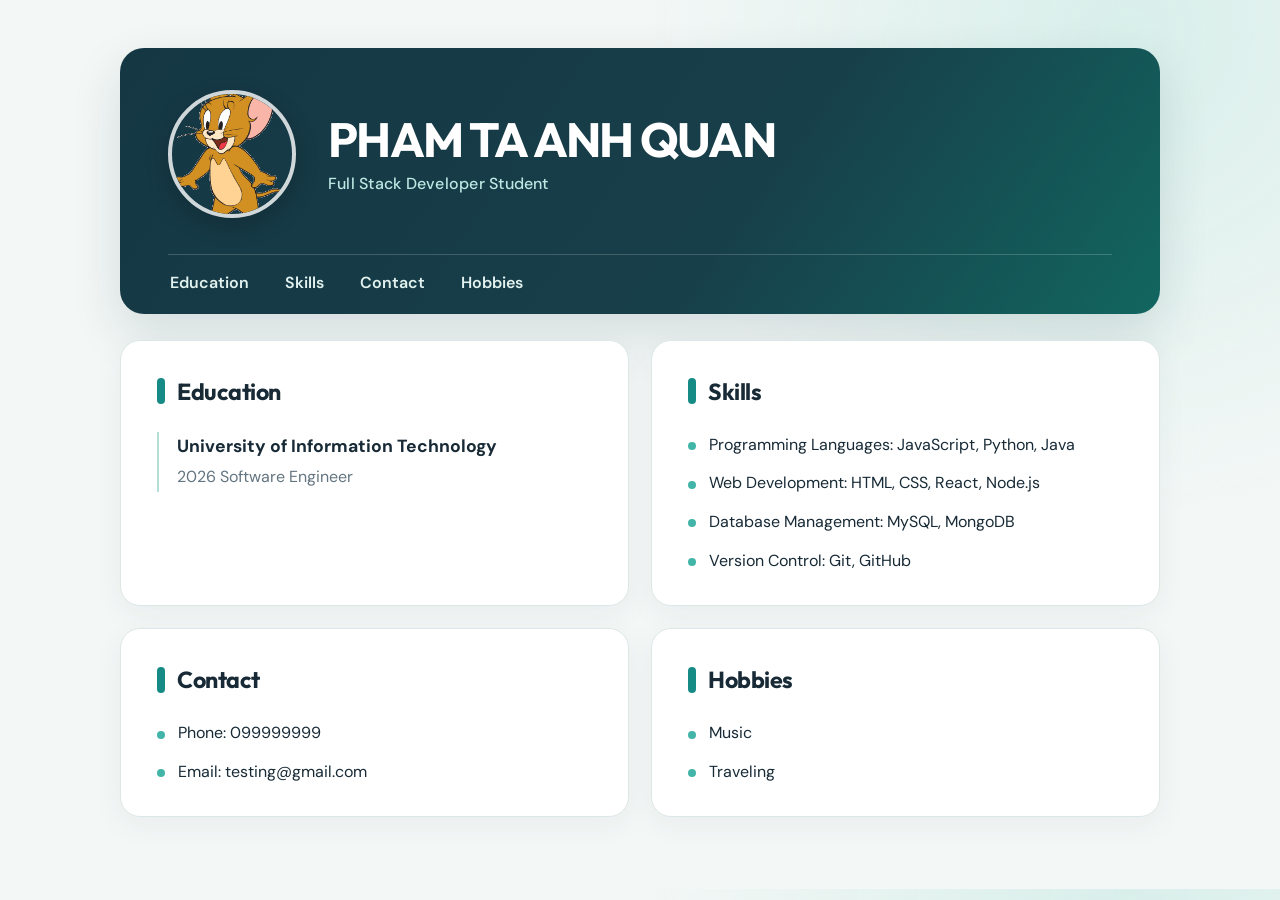
<file: index.html>
```html
<!DOCTYPE html>
<html lang="vi">
<head>
    <meta charset="UTF-8">
    <meta name="viewport" content="width=device-width, initial-scale=1.0">
    <meta http-equiv="refresh" content="0; url=baitap2.html">
    <title>Bài tập 2</title>
</head>
<body>
    <p>Đang chuyển đến bài tập 2...</p>
    <a href="baitap2.html">Click here</a>
</body>
</html>
```
</file>
<file: baitap2.css>
@import url("https://fonts.googleapis.com/css2?family=DM+Sans:wght@400;500;600;700&family=Outfit:wght@500;600;700&display=swap");

:root {
    --ink: #172a36;
    --muted: #637580;
    --accent: #168b85;
    --line: #dce8e7;
}

* { box-sizing: border-box; }
html { scroll-behavior: smooth; }

body {
    min-width: 320px;
    margin: 0;
    padding: 48px 24px 72px;
    background: radial-gradient(circle at 88% 4%, #d8efea 0, transparent 34%), #f3f7f6;
    color: var(--ink);
    font-family: "DM Sans", Arial, sans-serif;
    line-height: 1.6;
}

header, main {
    width: min(100%, 1040px);
    margin-inline: auto;
}

header {
    display: grid;
    grid-template-columns: 128px minmax(0, 1fr);
    column-gap: 32px;
    align-items: center;
    padding: 42px 48px 0;
    overflow: hidden;
    border-radius: 24px;
    background: linear-gradient(125deg, #153744, #173f4a 60%, #126660);
    color: #fff;
    box-shadow: 0 20px 50px rgb(20 63 69 / 14%);
}

header img {
    grid-row: 1 / 3;
    width: 128px;
    height: 128px;
    border: 4px solid rgb(255 255 255 / 80%);
    border-radius: 50%;
    object-fit: cover;
    object-position: center 38%;
    box-shadow: 0 8px 24px rgb(0 0 0 / 20%);
}

h1, h2, p { margin-top: 0; }
h1, h2 { font-family: Outfit, Arial, sans-serif; }

header h1 {
    align-self: end;
    margin-bottom: 4px;
    font-size: clamp(1.9rem, 4vw, 3rem);
    font-weight: 700;
    line-height: 1.15;
    letter-spacing: -0.035em;
}

header > p {
    align-self: start;
    margin-bottom: 0;
    color: #bce8e3;
    font-size: 1rem;
    letter-spacing: 0.015em;
}

header > p strong { font-weight: 500; }

nav {
    grid-column: 1 / -1;
    margin-top: 36px;
    border-top: 1px solid rgb(255 255 255 / 18%);
}

nav ul {
    display: flex;
    flex-wrap: wrap;
    gap: 4px 32px;
    margin: 0;
    padding: 0;
    list-style: none;
}

nav a {
    display: inline-block;
    padding: 15px 2px;
    border-bottom: 3px solid transparent;
    color: #e2f2ef;
    font-weight: 600;
    text-decoration: none;
    transition: color 160ms ease, border-color 160ms ease;
}

nav a:hover, nav a:focus-visible {
    border-bottom-color: #83e4d2;
    color: white;
}

a:focus-visible {
    outline: 2px solid #83e4d2;
    outline-offset: 4px;
}

main {
    display: grid;
    grid-template-columns: repeat(2, minmax(0, 1fr));
    gap: 22px;
    margin-top: 26px;
}

section {
    min-width: 0;
    padding: 32px 36px;
    border: 1px solid var(--line);
    border-radius: 20px;
    background: #fff;
    box-shadow: 0 8px 30px rgb(31 66 71 / 5%);
    scroll-margin-top: 24px;
}

section h2 {
    display: flex;
    align-items: center;
    gap: 12px;
    margin-bottom: 22px;
    font-size: 1.45rem;
    font-weight: 700;
    letter-spacing: -0.02em;
}

section h2::before {
    width: 8px;
    height: 26px;
    border-radius: 8px;
    background: var(--accent);
    content: "";
}

section p { margin-bottom: 8px; }

section ul {
    display: grid;
    gap: 13px;
    margin: 0;
    padding: 0;
    list-style: none;
}

section li {
    position: relative;
    padding-left: 21px;
    overflow-wrap: anywhere;
}

section li::before {
    position: absolute;
    top: 0.65em;
    left: 0;
    width: 8px;
    height: 8px;
    border-radius: 50%;
    background: #42b5a8;
    content: "";
}

section li p { margin: 0; }

#Education article {
    padding: 2px 0 2px 18px;
    border-left: 2px solid #b5ded8;
}

#Education article p:first-child {
    margin-bottom: 6px;
    font-size: 1.1rem;
    font-weight: 700;
    line-height: 1.4;
}

#Education article p:last-child {
    margin-bottom: 0;
    color: var(--muted);
}

@media (max-width: 700px) {
    body { padding: 20px 16px 40px; }

    header {
        grid-template-columns: 84px minmax(0, 1fr);
        column-gap: 18px;
        padding: 28px 24px 0;
        border-radius: 18px;
    }

    header img { width: 84px; height: 84px; }
    header h1 { font-size: clamp(1.35rem, 5vw, 2rem); }
    header > p { font-size: 0.88rem; }
    nav { margin-top: 26px; }
    nav ul { gap: 4px 22px; }

    main {
        grid-template-columns: 1fr;
        gap: 16px;
        margin-top: 16px;
    }

    section { padding: 26px 24px; }
}

@media (max-width: 420px) {
    header {
        grid-template-columns: 1fr;
        text-align: center;
    }

    header img {
        grid-row: auto;
        justify-self: center;
        margin-bottom: 18px;
    }

    header h1, header > p { align-self: auto; }
    nav ul { justify-content: center; }
}

@media (prefers-reduced-motion: reduce) {
    html { scroll-behavior: auto; }
    nav a { transition: none; }
}
</file>
